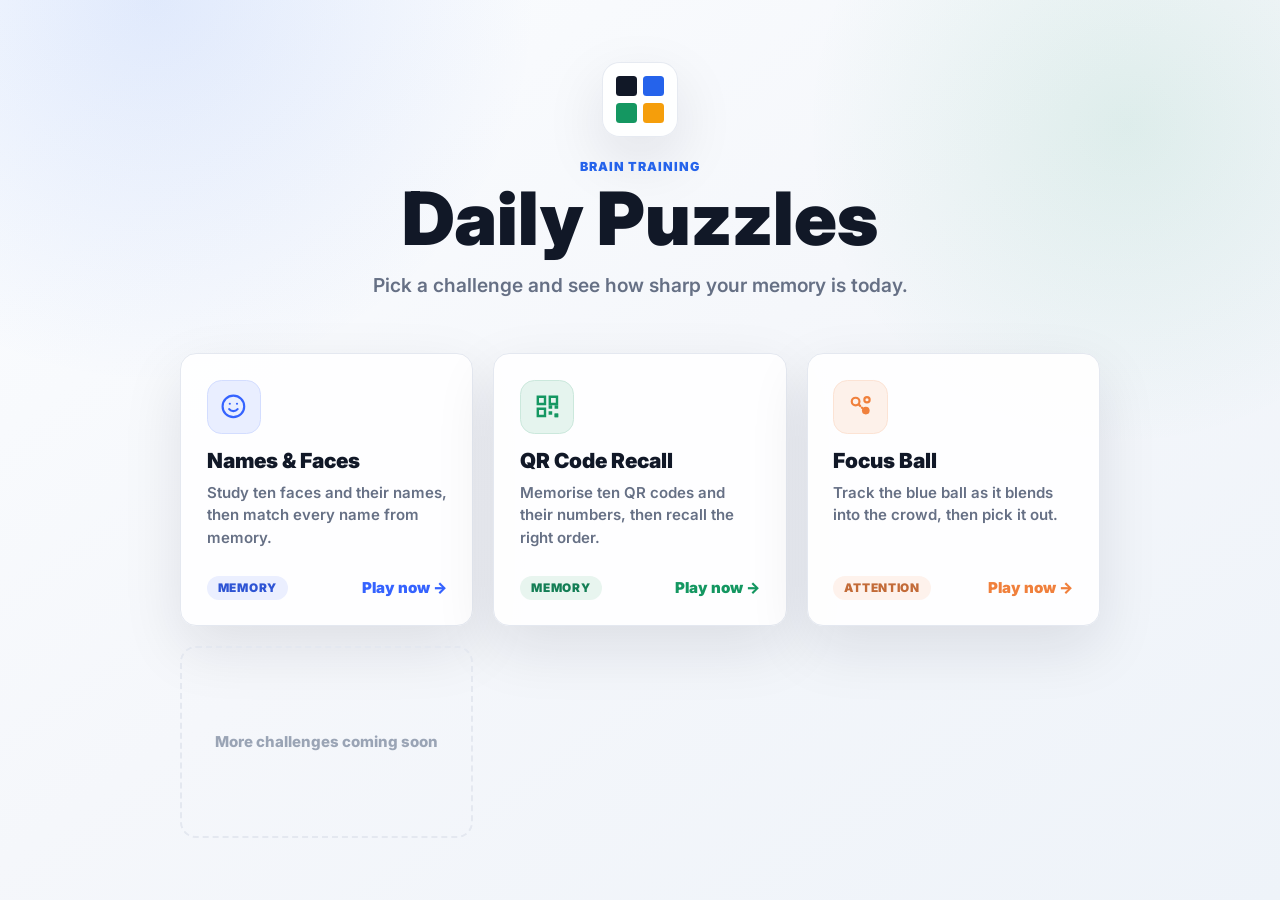
<file: index.html>
<!DOCTYPE html>
<html lang="en">
  <head>
    <meta charset="UTF-8" />
    <meta name="viewport" content="width=device-width, initial-scale=1.0" />
    <title>Daily Puzzles — Brain Training Games</title>
    <link rel="preconnect" href="https://fonts.googleapis.com" />
    <link rel="preconnect" href="https://fonts.gstatic.com" crossorigin />
    <link
      href="https://fonts.googleapis.com/css2?family=Inter:wght@400;500;600;700;800;900&display=swap"
      rel="stylesheet"
    />
    <link rel="stylesheet" href="styles.css" />
  </head>
  <body>
    <main class="hub">
      <header class="hub-hero">
        <div class="brand-mark" aria-hidden="true">
          <span></span>
          <span></span>
          <span></span>
          <span></span>
        </div>
        <p class="eyebrow">Brain Training</p>
        <h1>Daily Puzzles</h1>
        <p class="subtitle">
          Pick a challenge and see how sharp your memory is today.
        </p>
      </header>

      <section class="games-grid" aria-label="Choose a game">
        <a class="game-card" href="games/name-faces/index.html" style="--card-accent: #3563ff">
          <div class="game-icon" aria-hidden="true">
            <svg viewBox="0 0 24 24" fill="none" stroke="currentColor" stroke-width="1.8" stroke-linecap="round">
              <circle cx="12" cy="12" r="9" />
              <path d="M8.5 14.3c.9 1.1 2.1 1.7 3.5 1.7s2.6-.6 3.5-1.7" />
              <circle cx="9" cy="9.8" r="0.9" fill="currentColor" stroke="none" />
              <circle cx="15" cy="9.8" r="0.9" fill="currentColor" stroke="none" />
            </svg>
          </div>
          <h2>Names &amp; Faces</h2>
          <p>Study ten faces and their names, then match every name from memory.</p>
          <footer>
            <span class="chip">Memory</span>
            <span class="play">Play now <span aria-hidden="true">&rarr;</span></span>
          </footer>
        </a>

        <a class="game-card" href="games/qr/index.html" style="--card-accent: #149761">
          <div class="game-icon" aria-hidden="true">
            <svg viewBox="0 0 24 24" fill="currentColor">
              <path fill-rule="evenodd" d="M3 3h8v8H3V3zm2 2v4h4V5H5zm8-2h8v8h-8V3zm2 2v4h4V5h-4zM3 13h8v8H3v-8zm2 2v4h4v-4H5z" />
              <path d="M13 13h3v3h-3v-3zm5 0h3v3h-3v-3zm-5 5h3v3h-3v-3zm5 5v-3h3v3h-3z" transform="translate(0 -2)" />
              <path d="M18 18h3v3h-3v-3z" />
            </svg>
          </div>
          <h2>QR Code Recall</h2>
          <p>Memorise ten QR codes and their numbers, then recall the right order.</p>
          <footer>
            <span class="chip">Memory</span>
            <span class="play">Play now <span aria-hidden="true">&rarr;</span></span>
          </footer>
        </a>

        <a class="game-card" href="games/ball-tracking-game/index.html" style="--card-accent: #f0803c">
          <div class="game-icon" aria-hidden="true">
            <svg viewBox="0 0 24 24" fill="none" stroke="currentColor" stroke-width="1.8" stroke-linecap="round">
              <circle cx="8" cy="8" r="3.2" />
              <circle cx="16.5" cy="15.5" r="3.2" fill="currentColor" stroke="none" />
              <path d="M10.6 10.4c1 1 2 2 2.9 2.9" stroke-dasharray="1.6 2" />
              <circle cx="17.5" cy="6.5" r="2.2" />
            </svg>
          </div>
          <h2>Focus Ball</h2>
          <p>Track the blue ball as it blends into the crowd, then pick it out.</p>
          <footer>
            <span class="chip">Attention</span>
            <span class="play">Play now <span aria-hidden="true">&rarr;</span></span>
          </footer>
        </a>

        <div class="game-card ghost" aria-hidden="true">
          <p>More challenges coming soon</p>
        </div>
      </section>
    </main>
  </body>
</html>
</file>
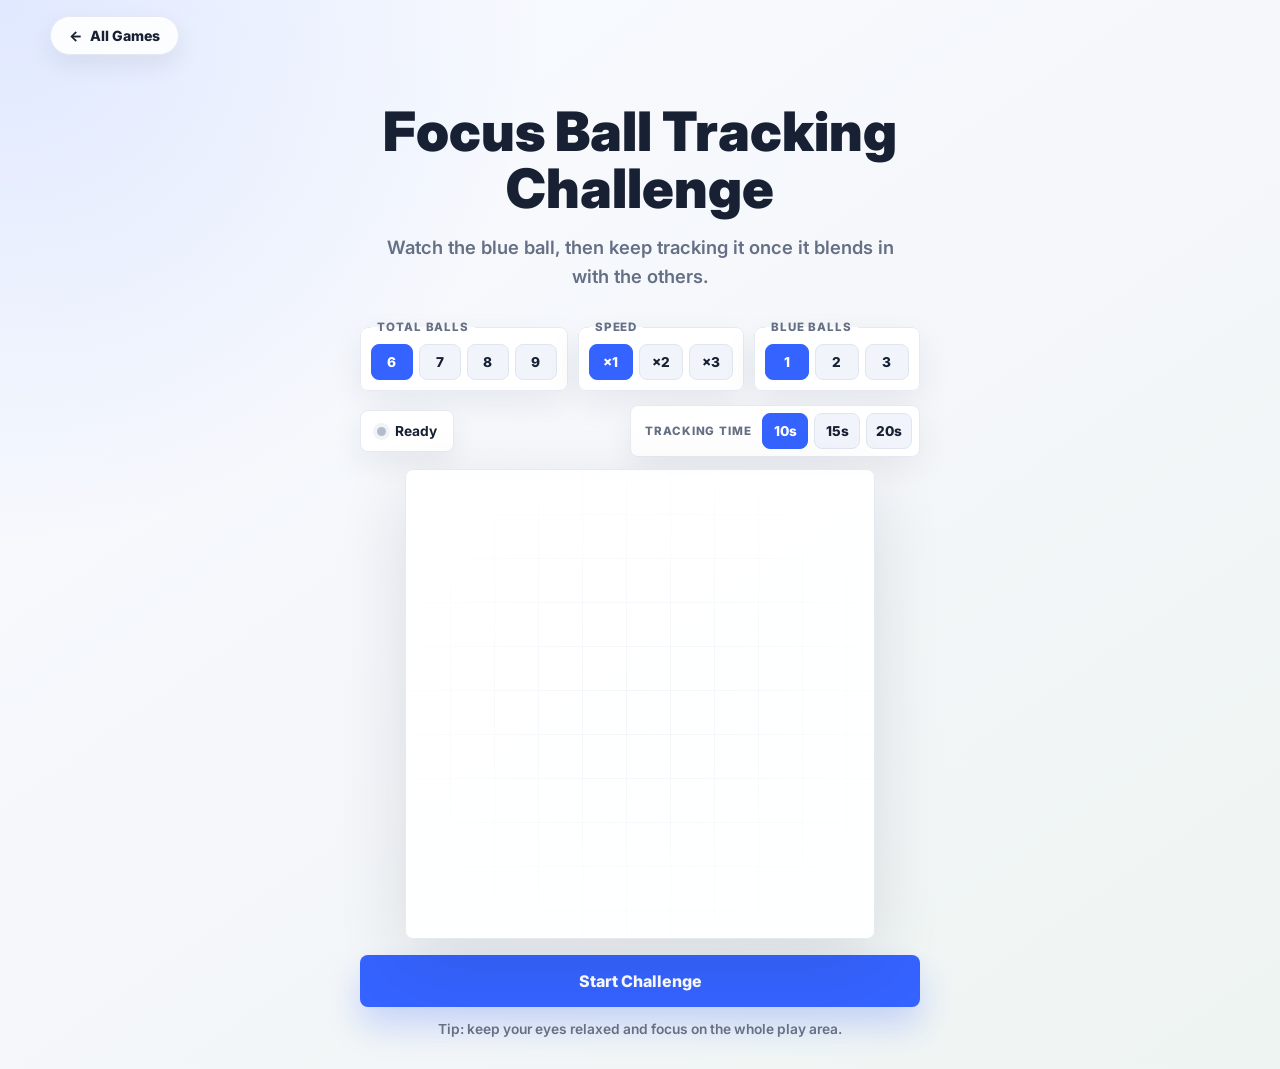
<file: games/ball-tracking-game/index.html>
<!DOCTYPE html>
<html lang="en">
  <head>
    <meta charset="UTF-8" />
    <meta name="viewport" content="width=device-width, initial-scale=1.0" />
    <meta name="theme-color" content="#f5f7fb" />
    <title>Focus Ball — Visual Tracking Challenge</title>
    <link rel="preconnect" href="https://fonts.googleapis.com" />
    <link rel="preconnect" href="https://fonts.gstatic.com" crossorigin />
    <link
      href="https://fonts.googleapis.com/css2?family=Inter:wght@400;500;600;700;800;900&display=swap"
      rel="stylesheet"
    />
    <link rel="stylesheet" href="styles.css" />
  </head>
  <body>
    <header class="site-header">
      <a class="home-link" href="../../index.html"><span aria-hidden="true">&larr;</span> All Games</a>
    </header>

    <main class="app-shell">
      <section class="hero" aria-labelledby="gameTitle">
        <h1 id="gameTitle">Focus Ball Tracking Challenge</h1>
        <p id="instruction" class="subtitle" aria-live="polite">
          Watch the blue ball, then keep tracking it once it blends in with the others.
        </p>
      </section>

      <section class="game-area" aria-label="Game controls and play area">
        <div id="settingsPanel" class="settings-panel" aria-label="Game settings">
          <fieldset class="choice-group">
            <legend>Total balls</legend>
            <div class="choice-options four">
              <button type="button" class="setting-button ball-count active" data-value="6">6</button>
              <button type="button" class="setting-button ball-count" data-value="7">7</button>
              <button type="button" class="setting-button ball-count" data-value="8">8</button>
              <button type="button" class="setting-button ball-count" data-value="9">9</button>
            </div>
          </fieldset>
          <fieldset class="choice-group">
            <legend>Speed</legend>
            <div class="choice-options">
              <button type="button" class="setting-button speed active" data-value="1">&times;1</button>
              <button type="button" class="setting-button speed" data-value="2">&times;2</button>
              <button type="button" class="setting-button speed" data-value="3">&times;3</button>
            </div>
          </fieldset>
          <fieldset class="choice-group">
            <legend>Blue balls</legend>
            <div class="choice-options">
              <button type="button" class="setting-button target-count active" data-value="1">1</button>
              <button type="button" class="setting-button target-count" data-value="2">2</button>
              <button type="button" class="setting-button target-count" data-value="3">3</button>
            </div>
          </fieldset>
        </div>

        <div class="status-row">
          <div id="statusBadge" class="status-badge ready"><span></span><b>Ready</b></div>
          <div id="trackTimeGroup" class="choice-group track-time-group" role="group" aria-label="Tracking time">
            <span class="group-label">Tracking Time</span>
            <div class="choice-options">
              <button type="button" class="setting-button track-time active" data-value="10">10s</button>
              <button type="button" class="setting-button track-time" data-value="15">15s</button>
              <button type="button" class="setting-button track-time" data-value="20">20s</button>
            </div>
          </div>
          <div id="timerCard" class="timer-card" aria-label="Time remaining" hidden>
            <span>Tracking Time</span>
            <strong id="timerValue">10.0s</strong>
          </div>
        </div>

        <div id="arena" class="arena" aria-label="Ball tracking arena">
          <div class="grid" aria-hidden="true"></div>
          <div id="countdown" class="countdown-number" aria-live="assertive"></div>
          <div id="resultCard" class="result-card" aria-live="assertive" hidden>
            <div id="resultIcon" class="result-icon">&check;</div>
            <h2 id="resultTitle">Sharp eyes!</h2>
            <p id="resultText">You tracked the correct ball.</p>
          </div>
        </div>

        <button id="primaryButton" class="primary-button" type="button">
          <span id="buttonLabel">Start Challenge</span>
        </button>
        <p class="tip">Tip: keep your eyes relaxed and focus on the whole play area.</p>
      </section>
    </main>

    <script src="game.js"></script>
  </body>
</html>
</file>
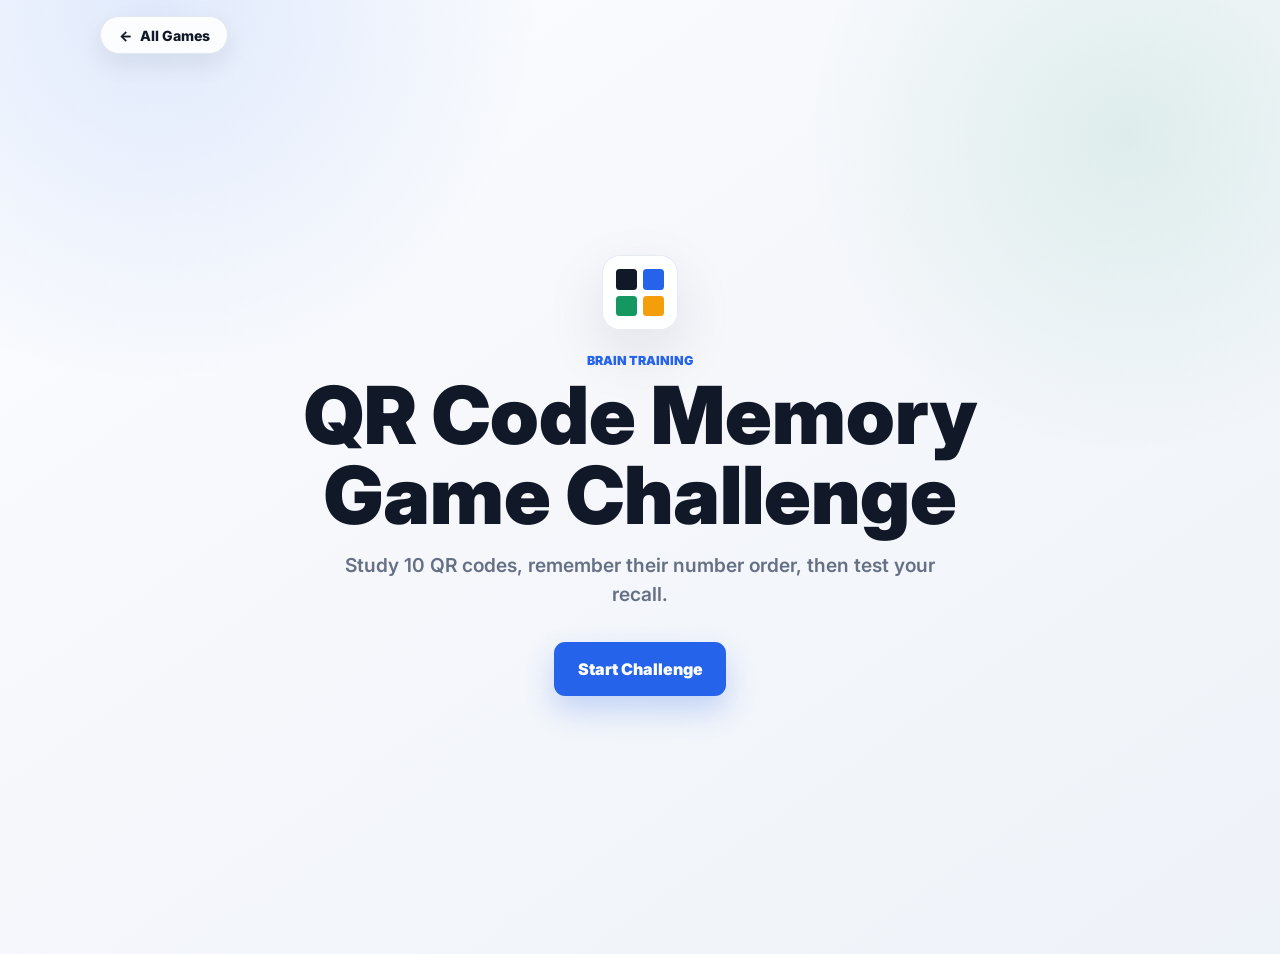
<file: games/qr/index.html>
<!DOCTYPE html>
<html lang="en">
  <head>
    <meta charset="UTF-8" />
    <meta name="viewport" content="width=device-width, initial-scale=1.0" />
    <title>QR Code Memory Challenge</title>
    <link rel="preconnect" href="https://fonts.googleapis.com" />
    <link rel="preconnect" href="https://fonts.gstatic.com" crossorigin />
    <link
      href="https://fonts.googleapis.com/css2?family=Inter:wght@400;500;600;700;800;900&display=swap"
      rel="stylesheet"
    />
    <link rel="stylesheet" href="styles.css" />
  </head>
  <body>
    <header class="site-header">
      <a class="home-link" href="../../index.html"><span aria-hidden="true">&larr;</span> All Games</a>
    </header>
    <main class="app-shell">
      <section id="startPage" class="page active">
        <div class="brand-mark" aria-hidden="true">
          <span></span>
          <span></span>
          <span></span>
          <span></span>
        </div>
        <p class="eyebrow">Brain Training</p>
        <h1>QR Code Memory Game Challenge</h1>
        <p class="subtitle">
          Study 10 QR codes, remember their number order, then test your recall.
        </p>
        <button id="startButton" class="primary-button" type="button">
          Start Challenge
        </button>
      </section>

      <section id="countdownPage" class="page">
        <p class="eyebrow">Get Ready</p>
        <div id="countdownNumber" class="countdown-number">3</div>
      </section>

      <section id="memoryPage" class="page">
        <header class="top-bar">
          <div>
            <p class="eyebrow">Memorising Page</p>
            <h2>Memorise the QR codes</h2>
          </div>
          <div class="timer-card">
            <span>Memorising Time</span>
            <strong id="memoryTimer">03:00</strong>
          </div>
        </header>

        <div id="qrGrid" class="qr-grid" aria-live="polite"></div>

        <button id="challengeButton" class="primary-button sticky-action" type="button">
          Start Challenge
        </button>
      </section>

      <section id="challengePage" class="page">
        <header class="top-bar">
          <div>
            <p id="challengeProgress" class="eyebrow">QR Code 1 of 10</p>
            <h2>Select the matching number</h2>
          </div>
          <div class="timer-card">
            <span>Recall Time</span>
            <strong id="recallTimer">00:00</strong>
          </div>
        </header>

        <div class="challenge-layout">
          <div class="challenge-card">
            <div id="challengeQr" class="large-qr" aria-label="QR code to recall"></div>
            <p id="answerFeedback" class="answer-feedback" aria-live="polite"></p>
          </div>

          <div>
            <p class="option-label">Choose the original number</p>
            <div id="numberGrid" class="number-grid"></div>
          </div>
        </div>
      </section>

      <section id="resultPage" class="page">
        <p class="eyebrow">Result Page</p>
        <h2 id="scoreText">You remembered 0/10 QR Code</h2>

        <div class="accuracy-ring">
          <strong id="accuracyText">0%</strong>
          <span>Accuracy</span>
        </div>

        <div class="stats-grid">
          <div class="stat">
            <span>Total time taken to recall</span>
            <strong id="recallTimeText">00:00</strong>
          </div>
          <div class="stat">
            <span>Total time to memorise</span>
            <strong id="memoriseTimeText">03:00</strong>
          </div>
        </div>

        <p id="resultFeedback" class="result-feedback">
          Keep training your memory!
        </p>

        <div class="result-actions">
          <button id="playAgainButton" class="primary-button" type="button">
            Play Again
          </button>
          <button id="shareButton" class="secondary-button" type="button">
            Share Score
          </button>
          <a href="../../index.html" class="secondary-button">All Games</a>
        </div>
      </section>
    </main>

    <script src="script.js"></script>
  </body>
</html>
</file>
<file: styles.css>
:root {
  --bg: #f5f7fb;
  --ink: #111827;
  --muted: #667085;
  --line: #e4e8f0;
  --primary: #2563eb;
  --success: #149761;
  --warning: #f59e0b;
  --shadow: 0 22px 60px rgba(16, 24, 40, 0.1);
}

* {
  box-sizing: border-box;
}

body {
  min-height: 100vh;
  margin: 0;
  color: var(--ink);
  font-family: Inter, ui-sans-serif, system-ui, -apple-system, BlinkMacSystemFont,
    "Segoe UI", sans-serif;
  background:
    radial-gradient(circle at 12% 0%, rgba(37, 99, 235, 0.12), transparent 24rem),
    radial-gradient(circle at 88% 14%, rgba(20, 151, 97, 0.1), transparent 20rem),
    linear-gradient(145deg, #fbfdff 0%, var(--bg) 48%, #eef3f9 100%);
}

.hub {
  display: flex;
  flex-direction: column;
  align-items: center;
  justify-content: center;
  width: min(1000px, 100%);
  min-height: 100vh;
  margin: 0 auto;
  padding: clamp(1.5rem, 5vw, 3.5rem) clamp(1rem, 4vw, 2.5rem);
  animation: pageIn 360ms ease both;
}

.hub-hero {
  display: flex;
  flex-direction: column;
  align-items: center;
  margin-bottom: clamp(2rem, 6vw, 3.25rem);
  text-align: center;
}

.brand-mark {
  display: grid;
  grid-template-columns: repeat(2, 1fr);
  gap: 0.38rem;
  width: 4.7rem;
  height: 4.7rem;
  margin-bottom: 1.4rem;
  padding: 0.8rem;
  border: 1px solid rgba(228, 232, 240, 0.9);
  border-radius: 1.1rem;
  background: rgba(255, 255, 255, 0.88);
  box-shadow: var(--shadow);
}

.brand-mark span {
  border-radius: 0.22rem;
  background: var(--ink);
}

.brand-mark span:nth-child(2) {
  background: var(--primary);
}

.brand-mark span:nth-child(3) {
  background: var(--success);
}

.brand-mark span:nth-child(4) {
  background: var(--warning);
}

.eyebrow {
  margin: 0 0 0.45rem;
  color: var(--primary);
  font-size: 0.78rem;
  font-weight: 900;
  text-transform: uppercase;
  letter-spacing: 0.08em;
}

h1 {
  margin: 0;
  font-size: clamp(2.4rem, 7vw, 4.6rem);
  font-weight: 900;
  line-height: 1;
}

.subtitle {
  max-width: 560px;
  margin: 1rem 0 0;
  color: var(--muted);
  font-size: clamp(1rem, 3vw, 1.2rem);
  font-weight: 600;
  line-height: 1.55;
}

/* Scales to any number of games: cards wrap onto new rows automatically
   and always keep the same width as their siblings. */
.games-grid {
  display: grid;
  grid-template-columns: repeat(auto-fit, minmax(min(100%, 280px), 1fr));
  gap: 1.25rem;
  width: 100%;
}

.game-card {
  --card-accent: var(--primary);
  display: flex;
  flex-direction: column;
  gap: 0.55rem;
  padding: clamp(1.25rem, 3vw, 1.6rem);
  border: 1px solid var(--line);
  border-radius: 1rem;
  background: rgba(255, 255, 255, 0.92);
  box-shadow: var(--shadow);
  color: var(--ink);
  text-decoration: none;
  transition:
    transform 180ms ease,
    box-shadow 180ms ease,
    border-color 180ms ease;
}

.game-card:hover,
.game-card:focus-visible {
  transform: translateY(-4px);
  border-color: color-mix(in srgb, var(--card-accent) 45%, #fff);
  box-shadow: 0 26px 64px rgba(16, 24, 40, 0.14);
}

.game-card:focus-visible {
  outline: 3px solid color-mix(in srgb, var(--card-accent) 40%, #fff);
  outline-offset: 2px;
}

.game-icon {
  display: grid;
  place-items: center;
  width: 3.4rem;
  height: 3.4rem;
  margin-bottom: 0.4rem;
  border-radius: 0.9rem;
  color: var(--card-accent);
  background: color-mix(in srgb, var(--card-accent) 11%, #fff);
  border: 1px solid color-mix(in srgb, var(--card-accent) 22%, #fff);
}

.game-icon svg {
  width: 1.8rem;
  height: 1.8rem;
}

.game-card h2 {
  margin: 0;
  font-size: 1.3rem;
  font-weight: 900;
  line-height: 1.15;
}

.game-card p {
  margin: 0;
  color: var(--muted);
  font-size: 0.94rem;
  font-weight: 600;
  line-height: 1.5;
}

.game-card footer {
  display: flex;
  align-items: center;
  justify-content: space-between;
  gap: 0.75rem;
  margin-top: auto;
  padding-top: 1.1rem;
}

.chip {
  padding: 0.3rem 0.7rem;
  border-radius: 999px;
  background: color-mix(in srgb, var(--card-accent) 10%, #fff);
  color: color-mix(in srgb, var(--card-accent) 80%, var(--ink));
  font-size: 0.74rem;
  font-weight: 900;
  text-transform: uppercase;
  letter-spacing: 0.06em;
}

.play {
  color: var(--card-accent);
  font-size: 0.94rem;
  font-weight: 900;
}

.play span {
  display: inline-block;
  transition: transform 180ms ease;
}

.game-card:hover .play span,
.game-card:focus-visible .play span {
  transform: translateX(4px);
}

.game-card.ghost {
  justify-content: center;
  align-items: center;
  min-height: 12rem;
  border: 2px dashed var(--line);
  background: transparent;
  box-shadow: none;
}

.game-card.ghost p {
  color: #9aa4b5;
  font-weight: 800;
  text-align: center;
}

@keyframes pageIn {
  from {
    opacity: 0;
    transform: translateY(12px);
  }

  to {
    opacity: 1;
    transform: translateY(0);
  }
}
</file>
<file: games/ball-tracking-game/styles.css>
:root {
  --bg: #f5f7fb;
  --panel: #fff;
  --ink: #182033;
  --muted: #667085;
  --line: #e5e9f2;
  --accent: #3563ff;
  --accent-dark: #244bd4;
  --mint: #008000;
  --mint-dark: #005c00;
  --warning: #f59e0b;
  --coral: #ff6b5f;
  --shadow: 0 24px 70px rgba(23, 32, 51, 0.12);
  /* Blue-to-green fade length. Runs entirely in CSS, over the first seconds
     of tracking while the balls are already moving. */
  --ball-fade: 3000ms;
}

* {
  box-sizing: border-box;
}

/* Beats the display values set on .timer-card / .track-time-group, which would
   otherwise override the browser's default [hidden] rule. */
[hidden] {
  display: none !important;
}

body {
  margin: 0;
  min-height: 100vh;
  color: var(--ink);
  font-family: Inter, ui-sans-serif, system-ui, -apple-system, BlinkMacSystemFont,
    "Segoe UI", sans-serif;
  background:
    radial-gradient(circle at top left, rgba(53, 99, 255, 0.12), transparent 34rem),
    linear-gradient(145deg, #f8fbff 0%, var(--bg) 48%, #eef4f1 100%);
}

button {
  font: inherit;
}

button,
a {
  -webkit-tap-highlight-color: transparent;
}

/* Header */
.site-header {
  width: min(1180px, calc(100% - 32px));
  margin: 0 auto;
  padding-top: 16px;
}

.home-link {
  display: inline-flex;
  align-items: center;
  gap: 8px;
  padding: 10px 18px;
  border: 1px solid var(--line);
  border-radius: 999px;
  background: rgba(255, 255, 255, 0.9);
  box-shadow: 0 10px 24px rgba(23, 32, 51, 0.08);
  color: var(--ink);
  font-size: 0.88rem;
  font-weight: 800;
  text-decoration: none;
  transition: transform 160ms ease, box-shadow 160ms ease;
}

.home-link:hover {
  transform: translateY(-2px);
  box-shadow: 0 14px 30px rgba(23, 32, 51, 0.12);
}

/* Layout */
.app-shell {
  width: min(1180px, calc(100% - 32px));
  min-height: calc(100vh - 62px);
  margin: 0 auto;
  padding: 16px 0 32px;
  animation: riseIn 420ms ease both;
}

.hero {
  width: min(720px, 100%);
  margin: 0 auto;
  padding: clamp(18px, 4vw, 32px) 0 clamp(20px, 4vw, 30px);
  text-align: center;
}

h1 {
  margin: 0;
  font-size: clamp(2rem, 5.4vw, 3.4rem);
  font-weight: 900;
  line-height: 1.05;
}

.subtitle {
  width: min(520px, 100%);
  margin: 16px auto 0;
  color: var(--muted);
  font-size: clamp(1rem, 2vw, 1.15rem);
  font-weight: 600;
  line-height: 1.55;
}

.game-area {
  width: min(560px, 100%);
  margin: 0 auto;
}

/* Settings */
.settings-panel {
  display: grid;
  grid-template-columns: 1.25fr 1fr 1fr;
  gap: 10px;
  margin-bottom: 14px;
}

.choice-group {
  min-width: 0;
  margin: 0;
  padding: 10px;
  border: 1px solid var(--line);
  border-radius: 8px;
  background: rgba(255, 255, 255, 0.92);
  box-shadow: 0 12px 34px rgba(23, 32, 51, 0.07);
}

.choice-group legend {
  padding: 0 6px;
  color: var(--muted);
  font-size: 0.72rem;
  font-weight: 800;
  letter-spacing: 0.08em;
  text-transform: uppercase;
}

.choice-options {
  display: grid;
  grid-template-columns: repeat(3, 1fr);
  gap: 6px;
}

.choice-options.four {
  grid-template-columns: repeat(4, 1fr);
}

.setting-button {
  min-width: 0;
  height: 36px;
  padding: 0 6px;
  border: 1px solid #dfe6f0;
  border-radius: 8px;
  color: var(--ink);
  background: #f1f5fb;
  font-size: 0.85rem;
  font-weight: 800;
  cursor: pointer;
  transition: transform 180ms ease, background 180ms ease, color 180ms ease,
    border-color 180ms ease;
}

.setting-button:hover:not(:disabled) {
  transform: translateY(-2px);
}

.setting-button.active {
  color: #fff;
  border-color: var(--accent);
  background: var(--accent);
}

.setting-button:disabled {
  opacity: 0.5;
  cursor: default;
}

/* Status row */
.status-row {
  display: flex;
  align-items: center;
  justify-content: space-between;
  gap: 12px;
  margin-bottom: 12px;
}

.status-badge {
  display: inline-flex;
  align-items: center;
  gap: 9px;
  padding: 12px 16px;
  border: 1px solid var(--line);
  border-radius: 8px;
  background: var(--panel);
  box-shadow: 0 12px 34px rgba(23, 32, 51, 0.08);
  color: var(--muted);
  font-size: 0.86rem;
  font-weight: 700;
}

.status-badge b {
  color: var(--ink);
}

.status-badge span {
  width: 9px;
  height: 9px;
  border-radius: 50%;
  background: #b4bdcd;
  box-shadow: 0 0 0 4px rgba(180, 189, 205, 0.18);
}

.status-badge.tracking span {
  background: var(--accent);
  box-shadow: 0 0 0 4px rgba(53, 99, 255, 0.16);
  animation: pulse 1s infinite;
}

.status-badge.choose span {
  background: var(--warning);
  box-shadow: 0 0 0 4px rgba(245, 158, 11, 0.18);
}

/* Sits in the status row before a round, then swaps out for the timer card. */
.track-time-group {
  /* Matches .timer-card's footprint so the row doesn't resize on swap. */
  min-width: 214px;
  flex: none;
  display: flex;
  align-items: center;
  justify-content: space-between;
  gap: 10px;
  padding: 7px 7px 7px 14px;
}

.group-label {
  color: var(--muted);
  font-size: 0.72rem;
  font-weight: 800;
  letter-spacing: 0.08em;
  text-transform: uppercase;
}

.track-time-group .choice-options {
  min-width: 150px;
}

.timer-card {
  min-width: 214px;
  flex: none;
  padding: 13px 16px;
  display: flex;
  align-items: center;
  justify-content: space-between;
  gap: 12px;
  background: var(--panel);
  border: 1px solid var(--line);
  border-radius: 8px;
  box-shadow: 0 12px 34px rgba(23, 32, 51, 0.08);
}

.timer-card span {
  color: var(--muted);
  font-size: 0.86rem;
  font-weight: 700;
}

.timer-card strong {
  font-size: 1.1rem;
  font-variant-numeric: tabular-nums;
}

/* Arena */
.arena {
  position: relative;
  width: min(100%, max(280px, calc(100dvh - 430px)));
  margin-inline: auto;
  aspect-ratio: 1 / 1;
  overflow: hidden;
  border: 1px solid var(--line);
  border-radius: 8px;
  background: rgba(255, 255, 255, 0.92);
  box-shadow: var(--shadow);
  isolation: isolate;
}

.grid {
  position: absolute;
  inset: 0;
  z-index: -1;
  opacity: 0.5;
  background-image: linear-gradient(var(--line) 1px, transparent 1px),
    linear-gradient(90deg, var(--line) 1px, transparent 1px);
  background-size: 44px 44px;
  mask-image: radial-gradient(circle, #000, transparent 85%);
}

/* The ball is green underneath, with the blue gradient stacked on top as a
   pseudo-element. Swapping colour crossfades that layer's opacity, because a
   transition between two gradient *images* is discrete in every engine — the
   browser flips them at the halfway point instead of blending. */
.ball {
  position: absolute;
  width: clamp(38px, 9.5%, 52px);
  aspect-ratio: 1;
  padding: 0;
  border: 0;
  border-radius: 50%;
  background: radial-gradient(circle at 34% 28%, #4cc44c 0 11%, var(--mint) 38%, var(--mint-dark) 100%);
  box-shadow: 0 8px 18px rgba(0, 128, 0, 0.22),
    inset -3px -5px 8px rgba(0, 64, 0, 0.18),
    inset 3px 3px 7px rgba(255, 255, 255, 0.28);
  transform: translate3d(0, 0, 0);
  transition: box-shadow 200ms ease, filter 200ms ease;
}

.ball::after {
  content: "";
  position: absolute;
  inset: 0;
  border-radius: 50%;
  opacity: 0;
  pointer-events: none;
  background: radial-gradient(circle at 34% 28%, #86a8ff 0 11%, var(--accent) 38%, var(--accent-dark) 100%);
  box-shadow: inset -3px -5px 8px rgba(16, 45, 145, 0.18),
    inset 3px 3px 7px rgba(255, 255, 255, 0.3);
  transition: opacity 350ms ease;
}

.ball.target-visible::after {
  opacity: 1;
}

.ball.target-visible {
  box-shadow: 0 8px 18px rgba(53, 99, 255, 0.26),
    inset -3px -5px 8px rgba(16, 45, 145, 0.18),
    inset 3px 3px 7px rgba(255, 255, 255, 0.3);
}

/* Applied only for the blue-to-green change at the start of tracking, so the
   snap back to blue at the result stays quick. */
.ball.slow-fade {
  transition: box-shadow var(--ball-fade) linear, filter 200ms ease;
}

.ball.slow-fade::after {
  transition: opacity var(--ball-fade) linear;
}

.ball.selectable {
  cursor: pointer;
}

/* Hover highlights in place — no scaling or movement. */
.ball.selectable:hover,
.ball.selectable:focus-visible {
  outline: none;
  filter: brightness(1.08);
  box-shadow: 0 0 0 4px rgba(245, 158, 11, 0.28), 0 8px 18px rgba(23, 32, 51, 0.16);
}

.ball.selected,
.ball.selectable.selected:hover {
  filter: brightness(1.05);
  box-shadow: 0 0 0 4px var(--warning), 0 8px 18px rgba(245, 158, 11, 0.3);
}

.ball.correct {
  box-shadow: 0 0 0 4px var(--mint), 0 8px 18px rgba(0, 128, 0, 0.32);
}

.ball.wrong {
  opacity: 0.4;
  box-shadow: 0 0 0 4px var(--coral), 0 8px 18px rgba(255, 107, 95, 0.28);
}

.countdown-number {
  position: absolute;
  inset: 0;
  /* Over the balls, under the result card. */
  z-index: 3;
  display: grid;
  place-items: center;
  pointer-events: none;
  color: var(--accent);
  font-size: clamp(5rem, 16vw, 9rem);
  font-weight: 800;
  line-height: 1;
}

.countdown-number.pop {
  animation: countPulse 0.9s ease both;
}

.result-card {
  position: absolute;
  left: 50%;
  top: 50%;
  transform: translate(-50%, -50%);
  z-index: 4;
  width: min(84%, 330px);
  padding: 26px;
  text-align: center;
  border: 1px solid rgba(255, 255, 255, 0.6);
  border-radius: 8px;
  /* Half-transparent, and no backdrop blur, so the highlighted ball behind the
     card stays readable. */
  background: rgba(255, 255, 255, 0.5);
  box-shadow: var(--shadow);
}

.result-icon {
  width: 52px;
  height: 52px;
  margin: 0 auto 12px;
  display: grid;
  place-items: center;
  color: #fff;
  background: var(--mint);
  border-radius: 50%;
  font-size: 1.5rem;
  font-weight: 800;
}

.result-card h2 {
  margin: 0 0 6px;
  font-size: clamp(1.4rem, 4vw, 1.75rem);
  font-weight: 900;
  line-height: 1.1;
}

.result-card p {
  margin: 0;
  color: var(--muted);
  font-size: 0.92rem;
  font-weight: 600;
  line-height: 1.5;
}

/* Actions */
.primary-button {
  width: 100%;
  min-height: 52px;
  margin-top: 16px;
  padding: 0 28px;
  border: 0;
  border-radius: 8px;
  color: #fff;
  font-weight: 800;
  background: var(--accent);
  box-shadow: 0 18px 34px rgba(53, 99, 255, 0.24);
  cursor: pointer;
  transition: transform 180ms ease, background 180ms ease;
}

.primary-button:hover:not(:disabled) {
  transform: translateY(-2px);
  background: var(--accent-dark);
}

.primary-button:disabled {
  opacity: 0.55;
  cursor: default;
}

.tip {
  margin: 14px 0 0;
  color: var(--muted);
  font-size: 0.86rem;
  font-weight: 600;
  text-align: center;
}

@keyframes pulse {
  50% {
    transform: scale(1.35);
  }
}

/* Peaks translucent, not solid — it sits over the balls and must not hide
   the one that is fading. */
@keyframes countPulse {
  0% {
    opacity: 0;
    transform: scale(0.72);
  }

  35% {
    opacity: 0.5;
    transform: scale(1.06);
  }

  100% {
    opacity: 0;
    transform: scale(1.2);
  }
}

@keyframes riseIn {
  from {
    opacity: 0;
    transform: translateY(12px);
  }

  to {
    opacity: 1;
    transform: translateY(0);
  }
}

@media (max-width: 640px) {
  .site-header,
  .app-shell {
    width: min(100% - 24px, 1180px);
  }

  .settings-panel {
    grid-template-columns: 1fr;
    gap: 8px;
  }

  .status-row {
    flex-direction: column;
    align-items: stretch;
  }

  .timer-card,
  .track-time-group {
    width: 100%;
    min-width: 0;
  }

  .arena {
    width: min(100%, max(260px, calc(100dvh - 470px)));
  }
}

@media (max-height: 820px) {
  .tip {
    display: none;
  }

  .hero {
    padding-top: 10px;
    padding-bottom: 16px;
  }

  h1 {
    font-size: clamp(1.7rem, 4vw, 2.4rem);
  }

  .subtitle {
    margin-top: 10px;
    font-size: 0.98rem;
  }

  .arena {
    width: min(100%, max(250px, calc(100dvh - 390px)));
  }
}

@media (prefers-reduced-motion: reduce) {
  .app-shell,
  .primary-button,
  .ball,
  .setting-button,
  .home-link {
    animation: none;
    transition: none;
  }

  .status-badge.tracking span {
    animation: none;
  }
}
</file>
<file: games/qr/styles.css>
:root {
  --bg: #f5f7fb;
  --surface: #ffffff;
  --surface-soft: #f8fafc;
  --ink: #111827;
  --muted: #667085;
  --line: #e4e8f0;
  --primary: #2563eb;
  --primary-dark: #1d4ed8;
  --success: #149761;
  --success-soft: #e8f8ef;
  --danger: #d14343;
  --danger-soft: #fff0f0;
  --warning: #f59e0b;
  --shadow: 0 22px 60px rgba(16, 24, 40, 0.1);
}

* {
  box-sizing: border-box;
}

html {
  min-height: 100%;
}

body {
  min-height: 100vh;
  margin: 0;
  color: var(--ink);
  font-family: Inter, ui-sans-serif, system-ui, -apple-system, BlinkMacSystemFont,
    "Segoe UI", sans-serif;
  background:
    radial-gradient(circle at 12% 0%, rgba(37, 99, 235, 0.12), transparent 24rem),
    radial-gradient(circle at 88% 14%, rgba(20, 151, 97, 0.1), transparent 20rem),
    linear-gradient(145deg, #fbfdff 0%, var(--bg) 48%, #eef3f9 100%);
}

button {
  border: 0;
  font: inherit;
  cursor: pointer;
}

.app-shell {
  width: min(1160px, 100%);
  min-height: 100vh;
  margin: 0 auto;
  padding: clamp(1rem, 4vw, 2.5rem);
}

.page {
  display: none;
  min-height: calc(100vh - clamp(2rem, 8vw, 5rem));
  animation: pageIn 360ms ease both;
}

.page.active {
  display: flex;
}

#startPage,
#countdownPage,
#resultPage {
  align-items: center;
  justify-content: center;
  text-align: center;
  flex-direction: column;
}

#memoryPage,
#challengePage {
  flex-direction: column;
  gap: 1.25rem;
}

#memoryPage {
  gap: 0.85rem;
}

h1,
h2,
p {
  margin: 0;
}

h1 {
  max-width: 760px;
  font-size: clamp(2.4rem, 7vw, 5rem);
  line-height: 1;
  font-weight: 900;
}

h2 {
  font-size: clamp(1.65rem, 4vw, 2.8rem);
  line-height: 1.05;
  font-weight: 900;
}

.subtitle {
  max-width: 640px;
  margin: 1rem 0 2rem;
  color: var(--muted);
  font-size: clamp(1rem, 3vw, 1.2rem);
  font-weight: 600;
  line-height: 1.55;
}

.eyebrow {
  margin-bottom: 0.45rem;
  color: var(--primary);
  font-size: 0.78rem;
  font-weight: 900;
  letter-spacing: 0;
  text-transform: uppercase;
}

.brand-mark {
  display: grid;
  grid-template-columns: repeat(2, 1fr);
  gap: 0.38rem;
  width: 4.7rem;
  height: 4.7rem;
  margin-bottom: 1.4rem;
  padding: 0.8rem;
  border: 1px solid rgba(228, 232, 240, 0.9);
  border-radius: 1.1rem;
  background: rgba(255, 255, 255, 0.88);
  box-shadow: var(--shadow);
}

.brand-mark span {
  border-radius: 0.22rem;
  background: var(--ink);
}

.brand-mark span:nth-child(2) {
  background: var(--primary);
}

.brand-mark span:nth-child(3) {
  background: var(--success);
}

.brand-mark span:nth-child(4) {
  background: var(--warning);
}

.primary-button,
.secondary-button {
  min-height: 3.35rem;
  padding: 0 1.45rem;
  border-radius: 0.7rem;
  font-weight: 900;
  transition:
    transform 180ms ease,
    box-shadow 180ms ease,
    background 180ms ease;
}

.primary-button {
  color: #fff;
  background: var(--primary);
  box-shadow: 0 14px 30px rgba(37, 99, 235, 0.24);
}

.secondary-button {
  color: var(--ink);
  background: #e9eef8;
}

.primary-button:hover,
.secondary-button:hover {
  transform: translateY(-2px);
}

.primary-button:active,
.secondary-button:active {
  transform: translateY(0);
}

.countdown-number {
  color: var(--primary);
  font-size: clamp(8rem, 34vw, 18rem);
  font-weight: 900;
  line-height: 1;
  animation: pulseNumber 900ms ease both;
}

.top-bar {
  display: flex;
  align-items: end;
  justify-content: space-between;
  gap: 1rem;
}

.timer-card {
  flex: 0 0 auto;
  min-width: 12rem;
  padding: 0.85rem 1rem;
  border: 1px solid var(--line);
  border-radius: 0.8rem;
  background: rgba(255, 255, 255, 0.86);
  box-shadow: 0 10px 28px rgba(16, 24, 40, 0.07);
  text-align: right;
}

.timer-card span {
  display: block;
  color: var(--muted);
  font-size: 0.78rem;
  font-weight: 800;
}

.timer-card strong {
  display: block;
  margin-top: 0.2rem;
  font-size: 1.35rem;
  font-weight: 900;
}

.qr-grid {
  display: grid;
  grid-template-columns: repeat(5, minmax(0, 1fr));
  gap: clamp(0.35rem, 1.2vw, 0.75rem);
  width: min(100%, 980px);
  margin: 0 auto;
}

.qr-tile,
.challenge-card,
.stat {
  border: 1px solid rgba(228, 232, 240, 0.95);
  background: rgba(255, 255, 255, 0.92);
  box-shadow: var(--shadow);
}

.qr-tile {
  min-width: 0;
  padding: clamp(0.28rem, 1vw, 0.55rem);
  border-radius: 0.65rem;
  animation: cardRise 420ms ease both;
}

.qr-visual {
  display: grid;
  position: relative;
  width: 100%;
  aspect-ratio: 1 / 1;
  padding: 5%;
  overflow: hidden;
  border: 0;
  border-radius: 0.2rem;
  background: #fff;
}

.qr-module {
  border-radius: 0;
  background: transparent;
}

.qr-module.dark {
  background: #000;
}

.qr-tile strong {
  display: block;
  padding-top: 0.42rem;
  color: var(--ink);
  font-size: clamp(0.78rem, 1.6vw, 0.95rem);
  font-weight: 900;
  text-align: center;
}

.sticky-action {
  align-self: center;
  margin-top: auto;
}

.challenge-layout {
  display: grid;
  grid-template-columns: minmax(280px, 0.8fr) minmax(320px, 1fr);
  gap: clamp(1rem, 4vw, 2rem);
  align-items: center;
}

.challenge-card {
  display: flex;
  flex-direction: column;
  align-items: center;
  min-width: 0;
  padding: clamp(1rem, 4vw, 1.6rem);
  border-radius: 0.9rem;
}

.large-qr {
  width: min(62vw, 340px);
  max-width: 100%;
}

.answer-feedback {
  min-height: 1.45rem;
  margin-top: 1rem;
  font-weight: 900;
}

.answer-feedback.correct {
  color: var(--success);
}

.answer-feedback.incorrect {
  color: var(--danger);
}

.option-label {
  margin-bottom: 0.75rem;
  color: var(--muted);
  font-weight: 800;
}

.number-grid {
  display: grid;
  grid-template-columns: repeat(5, minmax(0, 1fr));
  gap: 0.7rem;
}

.number-button {
  aspect-ratio: 1 / 1;
  min-width: 0;
  border: 1px solid var(--line);
  border-radius: 0.65rem;
  color: var(--ink);
  background: var(--surface);
  font-size: clamp(1.15rem, 4vw, 1.55rem);
  font-weight: 900;
  box-shadow: 0 12px 28px rgba(16, 24, 40, 0.07);
  transition:
    transform 150ms ease,
    border-color 150ms ease,
    background 150ms ease;
}

.number-button:hover {
  border-color: rgba(37, 99, 235, 0.45);
  transform: translateY(-2px);
}

.number-button.correct {
  border-color: rgba(20, 151, 97, 0.3);
  color: var(--success);
  background: var(--success-soft);
}

.number-button.incorrect {
  border-color: rgba(209, 67, 67, 0.32);
  color: var(--danger);
  background: var(--danger-soft);
}

.number-button:disabled {
  cursor: default;
}

.accuracy-ring {
  --accuracy: 0%;
  display: flex;
  flex-direction: column;
  align-items: center;
  justify-content: center;
  place-items: center;
  position: relative;
  width: 11.5rem;
  aspect-ratio: 1 / 1;
  margin: 1.3rem 0;
  border-radius: 999px;
  background: conic-gradient(
    var(--primary) var(--accuracy),
    rgba(37, 99, 235, 0.12) 0
  );
  box-shadow: var(--shadow);
}

.accuracy-ring::before {
  position: absolute;
  inset: 0.75rem;
  border-radius: inherit;
  background: rgba(255, 255, 255, 0.96);
  content: "";
}

.accuracy-ring strong {
  position: relative;
  z-index: 1;
  font-size: 2.3rem;
  font-weight: 900;
  line-height: 1;
}

.accuracy-ring span {
  position: relative;
  z-index: 1;
  margin-top: 0.35rem;
  color: var(--muted);
  font-size: 0.82rem;
  font-weight: 900;
}

.stats-grid {
  display: grid;
  grid-template-columns: repeat(2, minmax(0, 1fr));
  gap: 0.9rem;
  width: min(560px, 100%);
}

.stat {
  min-height: 7rem;
  padding: 1rem;
  border-radius: 0.8rem;
}

.stat span {
  display: block;
  min-height: 2.2rem;
  color: var(--muted);
  font-size: 0.84rem;
  font-weight: 800;
}

.stat strong {
  display: block;
  margin-top: 0.45rem;
  font-size: clamp(1.35rem, 5vw, 1.9rem);
  font-weight: 900;
}

.result-feedback {
  margin: 1.15rem 0 1.2rem;
  color: var(--muted);
  font-size: 1.08rem;
  font-weight: 900;
}

.result-feedback.master {
  color: var(--success);
}

.result-actions {
  display: flex;
  flex-wrap: wrap;
  justify-content: center;
  gap: 0.75rem;
}

@keyframes pageIn {
  from {
    opacity: 0;
    transform: translateY(12px);
  }

  to {
    opacity: 1;
    transform: translateY(0);
  }
}

@keyframes pulseNumber {
  0% {
    opacity: 0;
    transform: scale(0.84);
  }

  55% {
    opacity: 1;
    transform: scale(1.05);
  }

  100% {
    opacity: 0.96;
    transform: scale(1);
  }
}

@keyframes cardRise {
  from {
    opacity: 0;
    transform: translateY(16px);
  }

  to {
    opacity: 1;
    transform: translateY(0);
  }
}

@media (max-width: 900px) {
  .qr-grid {
    grid-template-columns: repeat(5, minmax(0, 1fr));
  }

  .challenge-layout {
    grid-template-columns: 1fr;
  }

  .top-bar {
    align-items: stretch;
    flex-direction: column;
  }

  .timer-card {
    width: 100%;
    text-align: left;
  }
}

@media (max-width: 520px) {
  .app-shell {
    padding: 1rem;
  }

  .number-grid {
    grid-template-columns: repeat(5, minmax(0, 1fr));
    gap: 0.45rem;
  }

  .number-button {
    border-radius: 0.55rem;
  }

  .stats-grid {
    grid-template-columns: 1fr;
  }

  .primary-button,
  .secondary-button {
    width: 100%;
  }
}

.site-header {
  width: min(1160px, 100%);
  margin: 0 auto;
  padding: 1rem clamp(1rem, 4vw, 2.5rem) 0;
}

.home-link {
  display: inline-flex;
  align-items: center;
  gap: 0.5rem;
  padding: 0.6rem 1.1rem;
  border: 1px solid var(--line);
  border-radius: 999px;
  background: rgba(255, 255, 255, 0.9);
  box-shadow: 0 10px 24px rgba(16, 24, 40, 0.08);
  color: var(--ink);
  font-size: 0.88rem;
  font-weight: 800;
  text-decoration: none;
  transition:
    transform 160ms ease,
    box-shadow 160ms ease;
}

.home-link:hover {
  transform: translateY(-2px);
  box-shadow: 0 14px 30px rgba(16, 24, 40, 0.12);
}

a.secondary-button {
  display: inline-flex;
  align-items: center;
  justify-content: center;
  text-decoration: none;
}

.page {
  min-height: calc(100vh - clamp(2rem, 8vw, 5rem) - 3.6rem);
}
</file>
